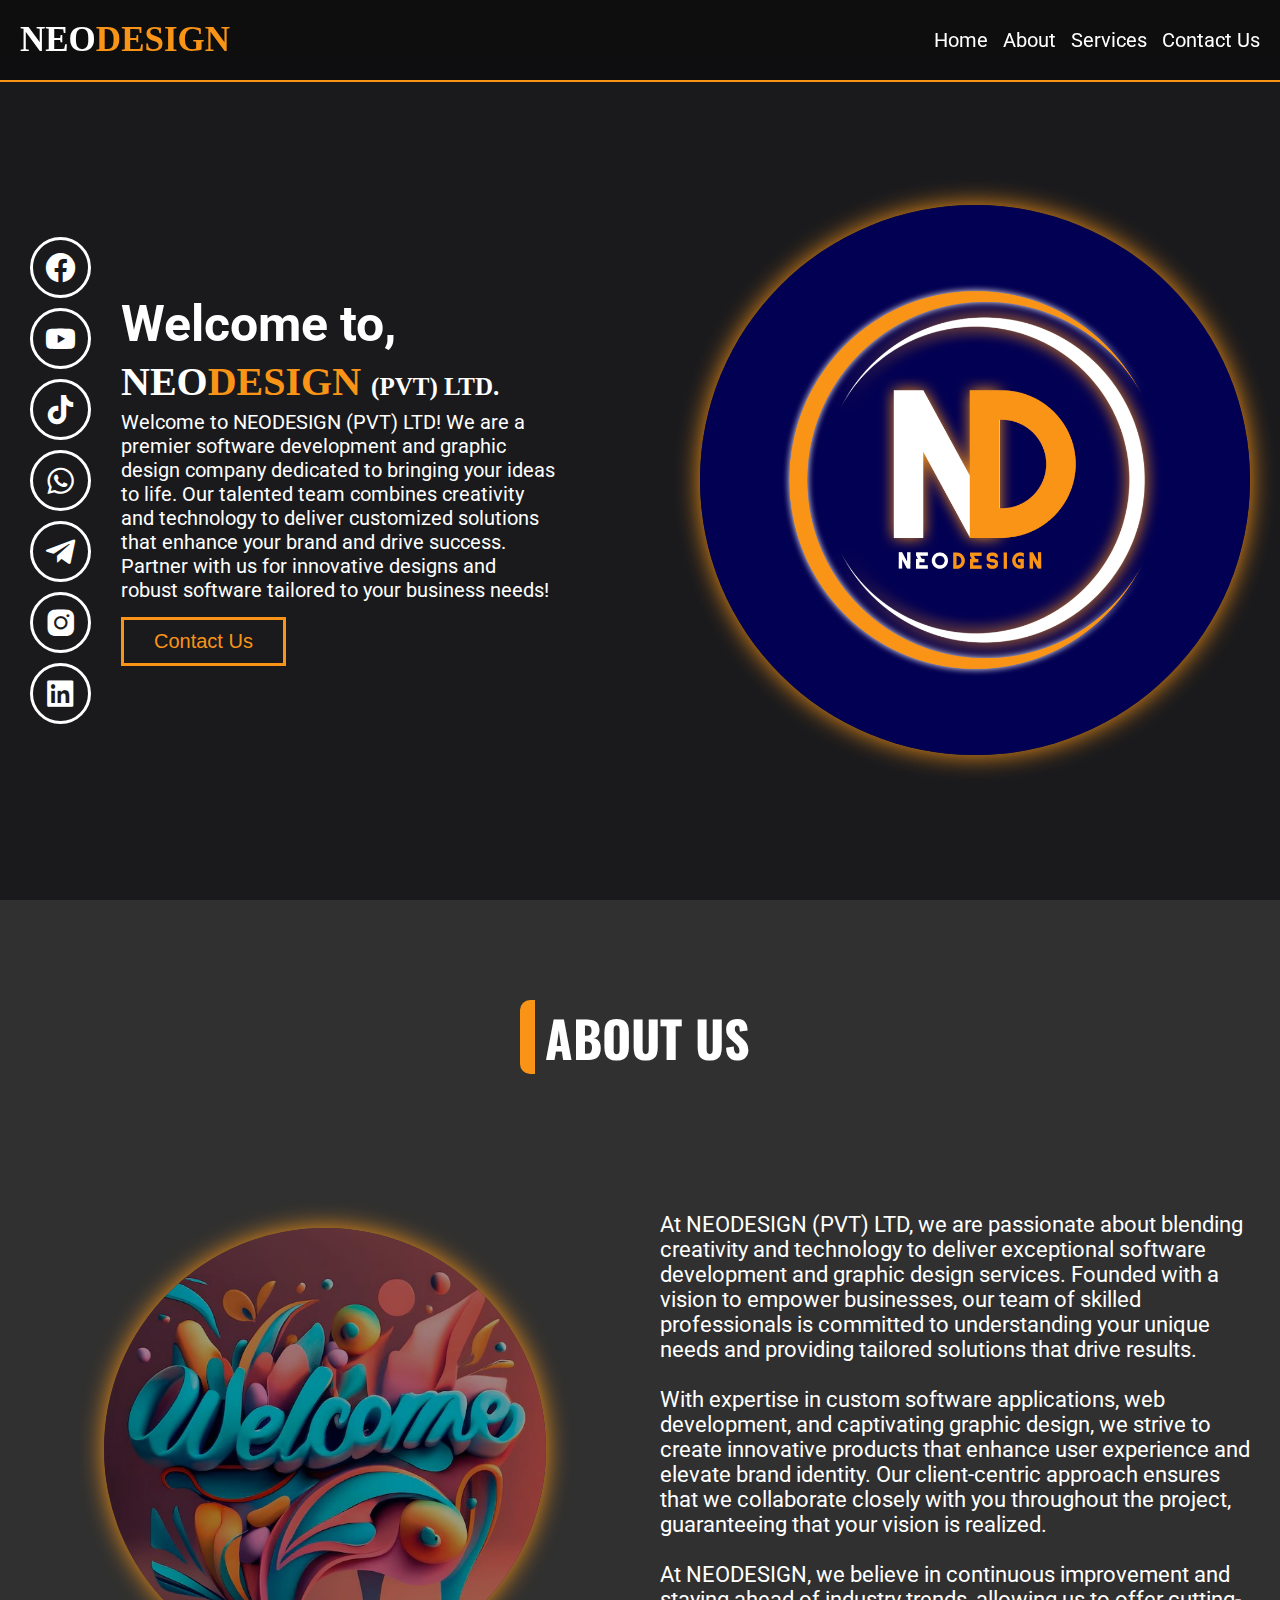
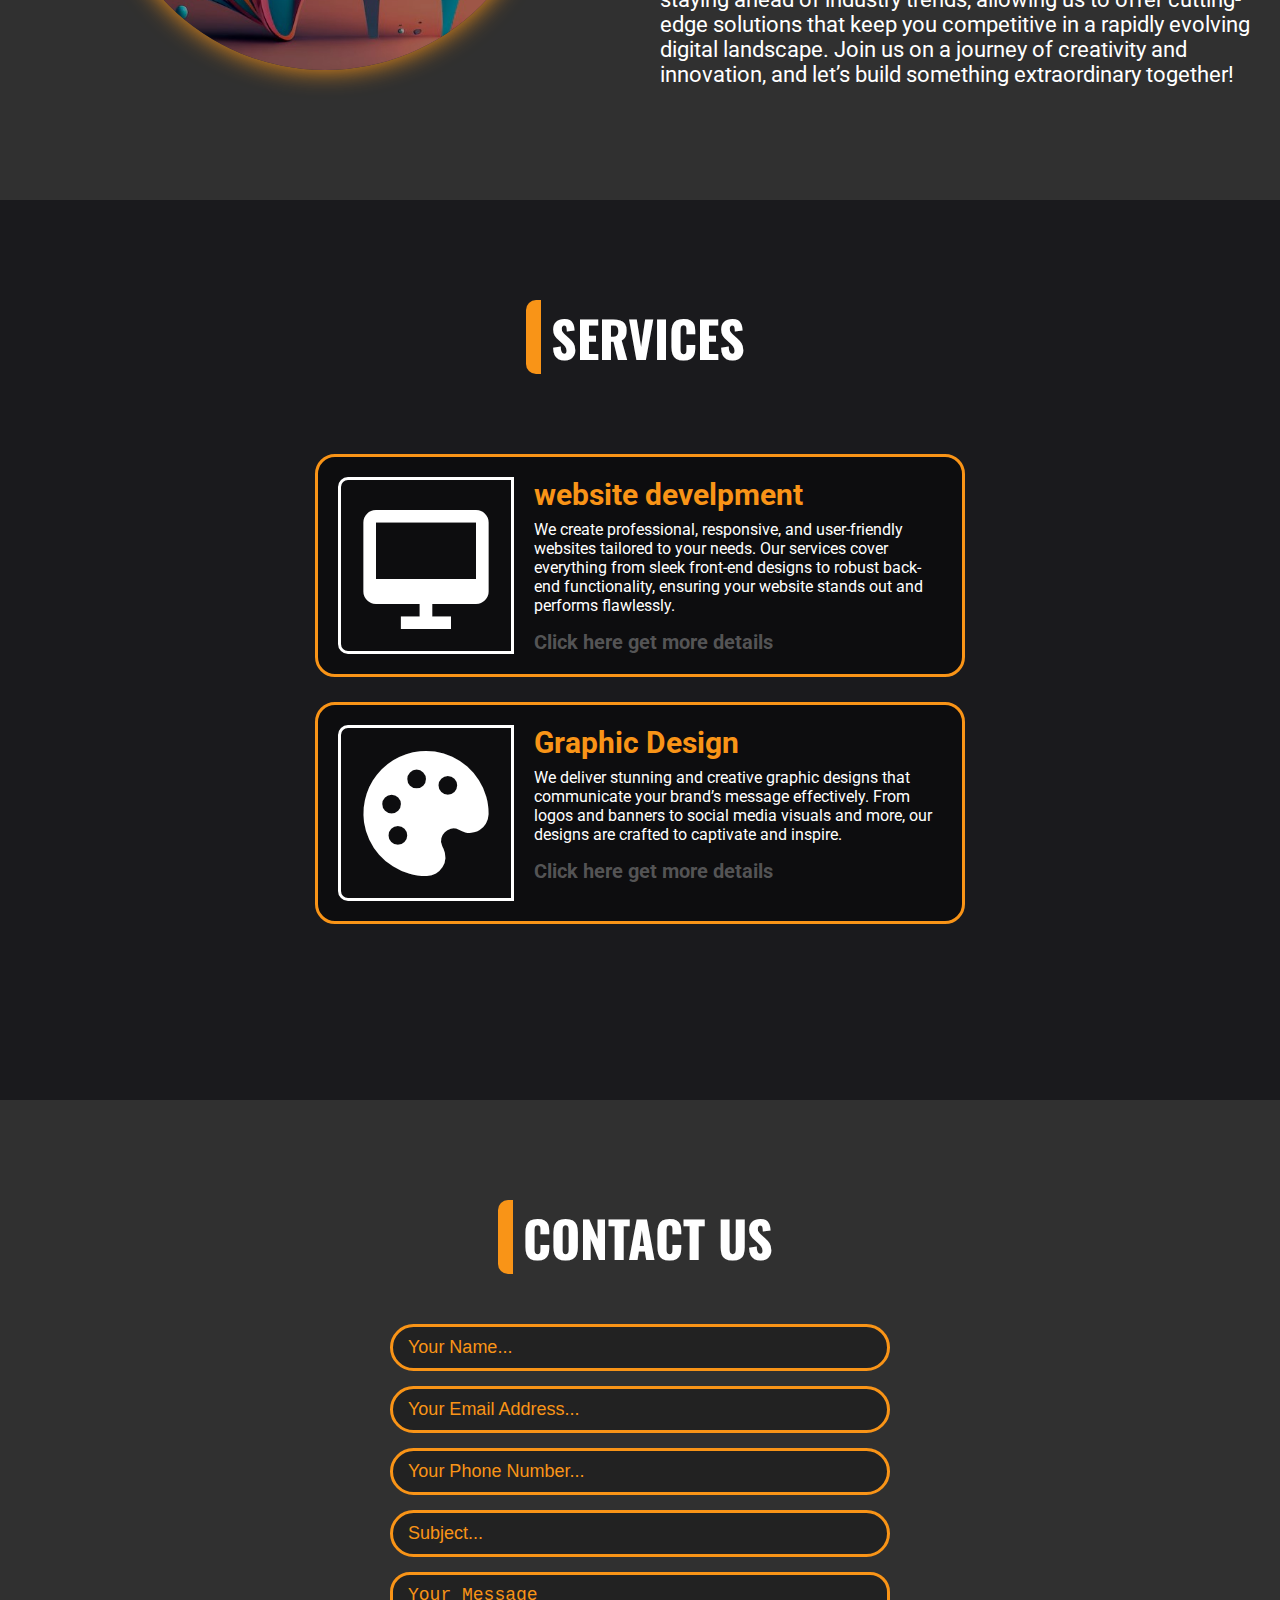
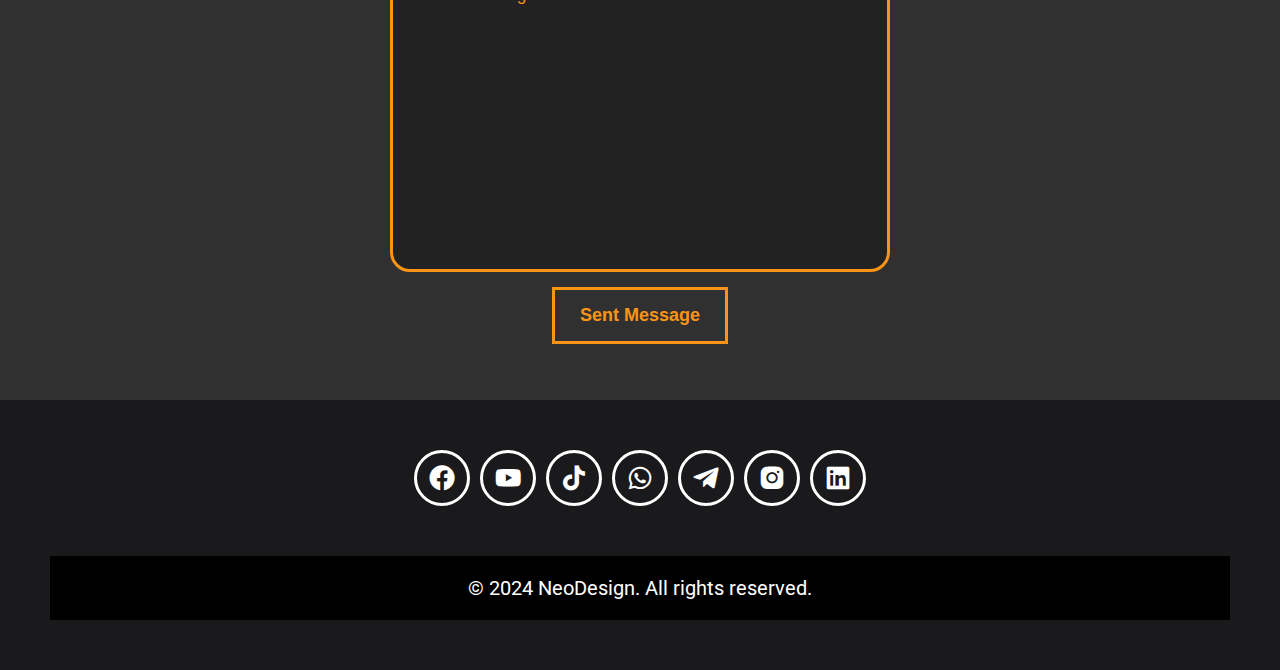
<file: index.html>
<!DOCTYPE html>
<html lang="en">

<head>
    <meta charset="UTF-8">
    <meta name="viewport" content="width=device-width, initial-scale=1.0">
    <title>NeoDesign</title>

    <link rel="stylesheet" href="style.css" />
    <link rel="shortcut icon" href="logo.png" type="image/x-icon">
    <link href='https://unpkg.com/boxicons@2.1.4/css/boxicons.min.css' rel='stylesheet'>

</head>

<body>

    <!-- header section -->

    <header>

        <a href="#" class="logo">NEO<span>DESIGN</span></a>

        <ul id="ul">

            <li><a href="#home">Home</a></li>
            <li><a href="#about">About</a></li>
            <li><a href="#services">Services</a></li>
            <li><a href="#contact">Contact Us</a></li>

        </ul>

        <i class='bx bx-menu' id="menuIcon"></i>

    </header>

    <!-- header section -->

    <!-- home section -->

    <section class="home" id="home">

        <div class="home-content">

            <div class="social-icon">

                <a href="#"><i class='bx bxl-facebook-circle'></i></a>
                <a href="#"><i class='bx bxl-youtube'></i></a>
                <a href="#"><i class='bx bxl-tiktok'></i></a>
                <a href="#"><i class='bx bxl-whatsapp'></i></a>
                <a href="#"><i class='bx bxl-telegram'></i></a>
                <a href="#"><i class='bx bxl-instagram-alt'></i></a>
                <a href="#"><i class='bx bxl-linkedin-square'></i></a>

            </div>

            <div class="home-txt">

                <h1>Welcome to,</h1>
                <h2>Neo<span>Design</span> <label>(PVT) LTD.</label></h2>
                <p>Welcome to NEODESIGN (PVT) LTD! We are a premier software development and graphic design company
                    dedicated to bringing your ideas to life. Our talented team combines creativity and technology to
                    deliver customized solutions that enhance your brand and drive success. Partner with us for
                    innovative designs and robust software tailored to your business needs!</p>

                <a href="#"><button>Contact Us</button></a>

            </div>

        </div>

        <div class="home-img">

            <img src="logo.png" />

        </div>

    </section>

    <!-- home section -->

    <!-- about section -->

    <section class="about" id="about">

        <div class="header-txt">

            <h1>about us</h1>

        </div>

        <div class="about-content">

            <div class="about-img">

                <img src="aboutimg.jpg" />

            </div>

            <div class="about-txt">

                <p>

                    At NEODESIGN (PVT) LTD, we are passionate about blending creativity and technology to deliver
                    exceptional software development and graphic design services. Founded with a vision to empower
                    businesses, our team of skilled professionals is committed to understanding your unique needs and
                    providing tailored solutions that drive results.
                    <br><br>
                    With expertise in custom software applications, web development, and captivating graphic design, we
                    strive to create innovative products that enhance user experience and elevate brand identity. Our
                    client-centric approach ensures that we collaborate closely with you throughout the project,
                    guaranteeing that your vision is realized.
                    <br><br>
                    At NEODESIGN, we believe in continuous improvement and staying ahead of industry trends, allowing us
                    to offer cutting-edge solutions that keep you competitive in a rapidly evolving digital landscape.
                    Join us on a journey of creativity and innovation, and let’s build something extraordinary together!

                </p>

            </div>

        </div>

    </section>

    <!-- about section -->

    <!-- services section -->

    <section class="services" id="services">

        <div class="header-txt">

            <h1>services</h1>

        </div>

        <div class="services-content">

            <div class="service-card" onclick="web();">

                <div class="service-icon">

                    <i class='bx bx-desktop' style='color:#ffffff'></i>

                </div>

                <div class="services-card-txt">

                    <h1>website develpment</h1>

                    <p>We create professional, responsive, and user-friendly websites tailored to your needs. Our
                        services cover everything from sleek front-end designs to robust back-end functionality,
                        ensuring your website stands out and performs flawlessly.</p>

                    <h3>Click here get more details</h3>

                </div>

            </div>

            <div class="service-card" onclick="graphic();">

                <div class="service-icon">

                    <i class='bx bxs-palette' style='color:#ffffff'></i>

                </div>

                <div class="services-card-txt">

                    <h1>Graphic Design</h1>

                    <p>We deliver stunning and creative graphic designs that communicate your brand’s message
                        effectively. From logos and banners to social media visuals and more, our designs are crafted to
                        captivate and inspire.</p>

                    <h3>Click here get more details</h3>

                </div>

            </div>

        </div>

    </section>

    <!-- services section-->

    <!-- contact section -->

    <section class="contact" id="contact">

        <div class="header-txt">

            <h1>contact us</h1>

        </div>

        <div class="contact-content">

            <input type="text" placeholder="Your Name...">
            <input type="text" placeholder="Your Email Address...">
            <input type="text" placeholder="Your Phone Number...">
            <input type="text" placeholder="Subject...">
            <textarea placeholder="Your Message"></textarea>

            <button type="submit"><span>Sent Message</span></button>

        </div>

    </section>

    <!-- contact section -->

    <!-- footer section -->

    <footer>

        <div class="footer-social">

            <a href="#"><i class='bx bxl-facebook-circle'></i></a>
            <a href="#"><i class='bx bxl-youtube'></i></a>
            <a href="#"><i class='bx bxl-tiktok'></i></a>
            <a href="#"><i class='bx bxl-whatsapp'></i></a>
            <a href="#"><i class='bx bxl-telegram'></i></a>
            <a href="#"><i class='bx bxl-instagram-alt'></i></a>
            <a href="#"><i class='bx bxl-linkedin-square'></i></a>

        </div>

        <div class="footer-bottom">

            <p>© 2024 NeoDesign. All rights reserved.</p>

        </div>

    </footer>

    <!-- footer section -->

    <script src="script.js"></script>
</body>

</html>
</file>
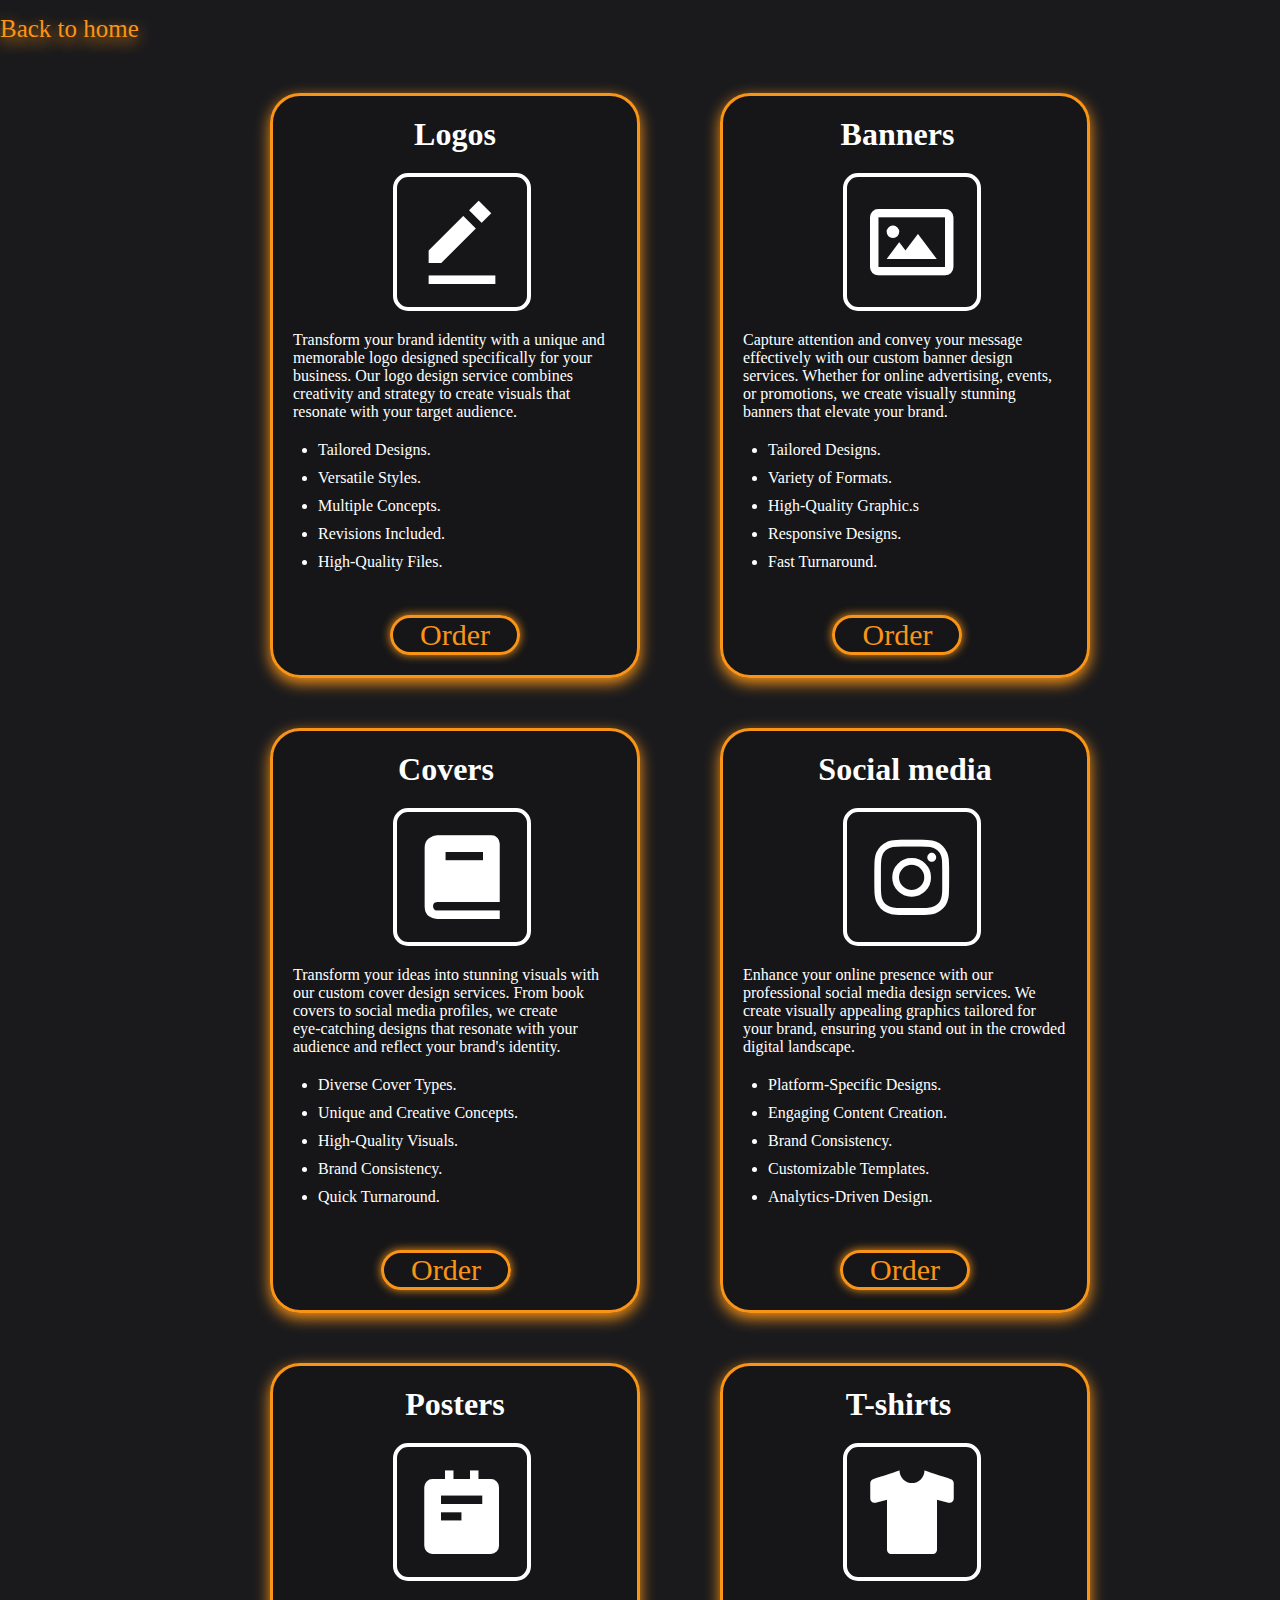
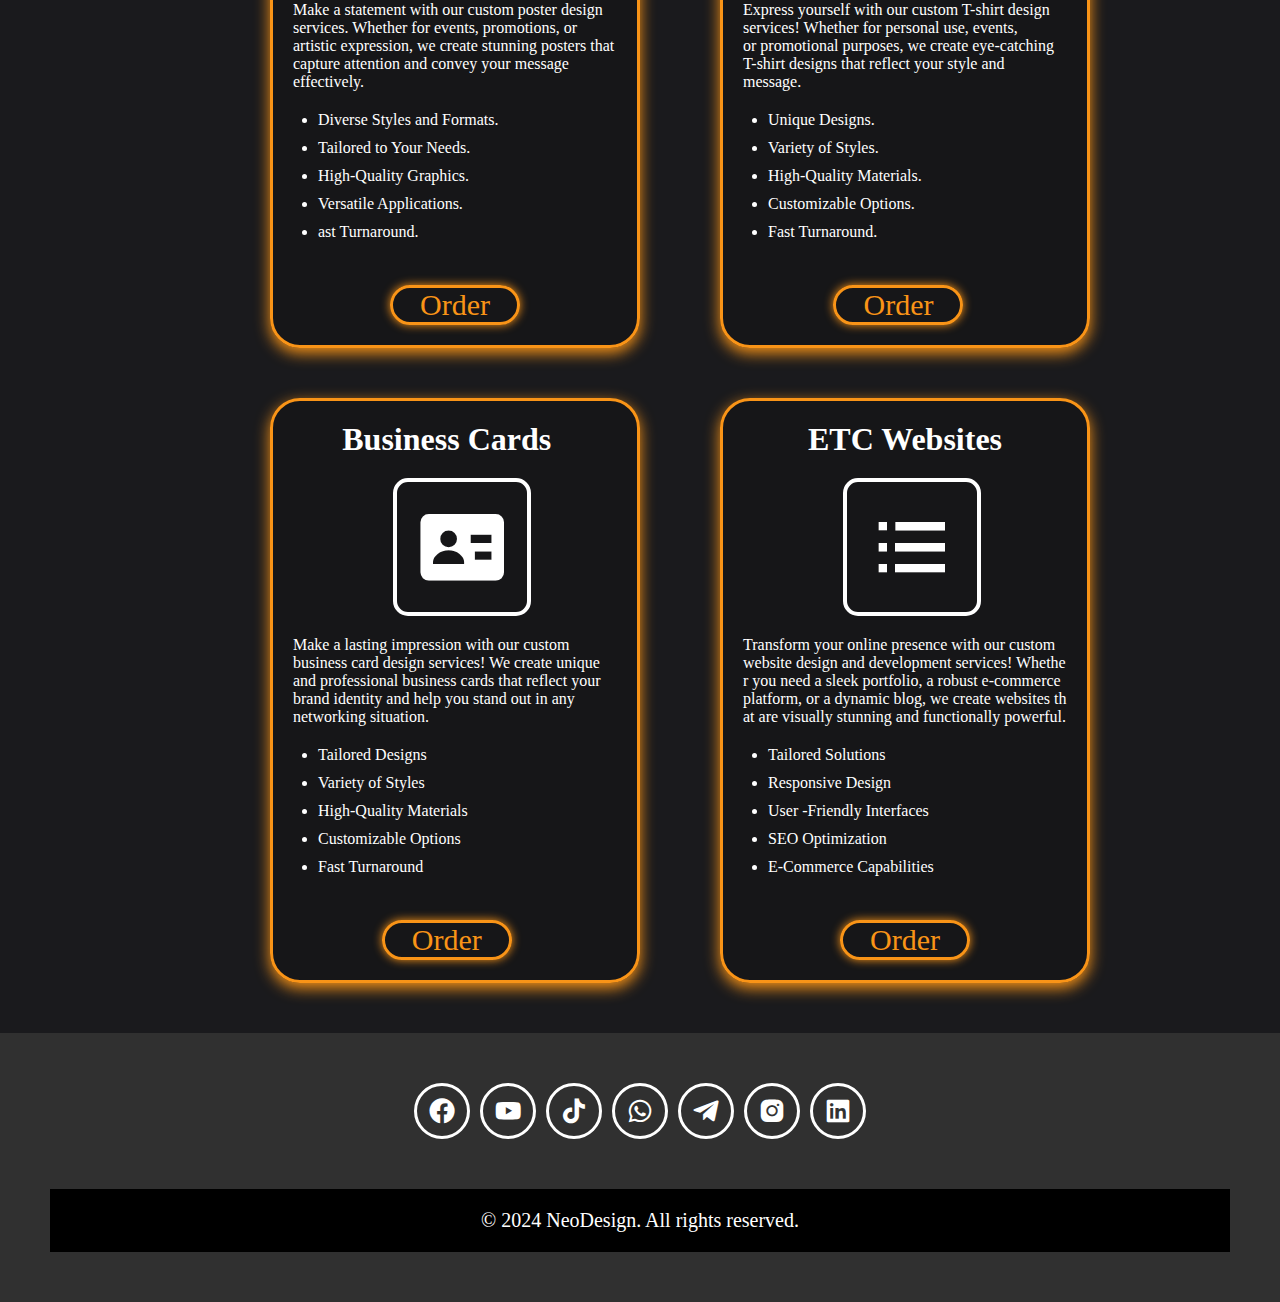
<file: graphic.html>
<!DOCTYPE html>
<html lang="en">

<head>
    <meta charset="UTF-8">
    <meta name="viewport" content="width=device-width, initial-scale=1.0">
    <title>NeoDesign | Website Development </title>
    <link rel="stylesheet" href="card.css">
    <link href='https://unpkg.com/boxicons@2.1.4/css/boxicons.min.css' rel='stylesheet'>
</head>

<body class="body">

    <div class="home">

        <div>
            <a href="index.html" class="back">Back to home</a>
        </div>

        <div class="cardbody">

            <div class="cardbox">

                <div class="card">

                    <h1 class="header">Logos</h1>

                    <i class='bx bxs-edit-alt i'></i>

                    <p class="p">Transform your brand identity with a unique and memorable logo designed specifically for your <br/> business. Our logo design service combines <br/> creativity and strategy to create visuals that <br/> resonate with your target audience.</p>
                    
                    <ul class="ol">
                     
                        <li>Tailored Designs.</li>
                        <li>Versatile Styles.</li>
                        <li>Multiple Concepts.</li>
                        <li>Revisions Included.</li>
                        <li>High-Quality Files.</li>

                    </ul>

                    <div class="bottonm">

                        <a href="https://t.me/thasithkalpana566" class="botton">Order</a>


                    </div>


                </div>

            </div>

            <div class="cardbox">

                <div class="card">

                    <h1 class="header">Banners</h1>

                    <i class='bx bx-image i'></i>

                    <p class="p">Capture attention and convey your message <br/> effectively with our custom banner design <br/> services. Whether for online advertising, events, <br/> or promotions, we create visually stunning <br/> banners that elevate your brand.</p>

                    <ul class="ol">
                        
                        <li>Tailored Designs.</li>
                        <li>Variety of Formats.</li>
                        <li>High-Quality Graphic.s</li>
                        <li>Responsive Designs.</li>
                        <li>Fast Turnaround.</li>

                    </ul>

                    <div class="bottonm">

                        <a href="https://t.me/thasithkalpana566" class="botton">Order</a>


                    </div>



                </div>

            </div>

            <div class="cardbox">

                <div class="card">

                    <h1 class="header">Covers</h1>

                    <i class='bx bxs-book i'></i>

                    <p class="p">Transform your ideas into stunning visuals with <br/> our custom cover design services. From book <br/> covers to social media profiles, we create <br/> eye-catching designs that resonate with your <br/> audience and reflect your brand's identity.</p>

                    <ul class="ol">

                        <li>Diverse Cover Types.</li>
                        <li>Unique and Creative Concepts.</li>
                        <li>High-Quality Visuals.</li>
                        <li>Brand Consistency.</li>
                        <li>Quick Turnaround.</li>

                    </ul>


                    <div class="bottonm">

                        <a href="https://t.me/thasithkalpana566" class="botton">Order</a>


                    </div>



                </div>

            </div>

            <div class="cardbox">

                <div class="card">

                    <h1 class="header">Social media</h1>

                    <i class='bx bxl-instagram i'></i>

                    <p class="p">Enhance your online presence with our <br/> professional social media design services. We <br/> create visually appealing graphics tailored for <br/> your brand, ensuring you stand out in the crowded digital landscape.</p>

                    <ul class="ol">

                        <li>Platform-Specific Designs.</li>
                        <li>Engaging Content Creation.</li>
                        <li>Brand Consistency.</li>
                        <li>Customizable Templates.</li>
                        <li>Analytics-Driven Design.</li>

                    </ul>

                    <div class="bottonm">

                        <a href="https://t.me/thasithkalpana566" class="botton">Order</a>


                    </div>



                </div>

            </div>

            <div class="cardbox">

                <div class="card">

                    <h1 class="header">Posters</h1>

                    <i class='bx bxs-notepad i'></i>

                    <p class="p">Make a statement with our custom poster design <br/> services. Whether for events, promotions, or <br/> artistic expression, we create stunning posters that capture attention and convey your message <br/> effectively.</p>

                    <ul class="ol">

                        <li>Diverse Styles and Formats.</li>
                        <li>Tailored to Your Needs.</li>
                        <li>High-Quality Graphics.</li>
                        <li>Versatile Applications.</li>
                        <li>ast Turnaround.</li>

                    </ul>


                    <div class="bottonm">

                        <a href="https://t.me/thasithkalpana566" class="botton">Order</a>


                    </div>



                </div>


            </div>

            <div class="cardbox">

                <div class="card">

                    <h1 class="header">T-shirts</h1>

                    <i class='bx bxs-t-shirt i'></i>

                    <p class="p">Express yourself with our custom T-shirt design <br/> services! Whether for personal use, events, <br/> or promotional purposes, we create eye-catching <br/> T-shirt designs that reflect your style and <br/> message.</p>

                    <ul class="ol">

                        <li>Unique Designs.</li>
                        <li>Variety of Styles.</li>
                        <li>High-Quality Materials.</li>
                        <li>Customizable Options.</li>
                        <li>Fast Turnaround.</li>

                    </ul>

                    <div class="bottonm">

                        <a href="https://t.me/thasithkalpana566" class="botton">Order</a>


                    </div>



                </div>

            </div>

            <div class="cardbox">

                <div class="card">

                    <h1 class="header">Business Cards</h1>

                    <i class='bx bxs-id-card i'></i>

                    <p class="p">Make a lasting impression with our custom <br/> business card design services! We create unique <br/> and professional business cards that reflect your <br/> brand identity and help you stand out in any <br/> networking situation.</p>

                    <ul class="ol">

                        <li>Tailored Designs</li>
                        <li>Variety of Styles</li>
                        <li>High-Quality Materials</li>
                        <li>Customizable Options</li>
                        <li>Fast Turnaround</li>

                    </ul>

                    <div class="bottonm">

                        <a href="https://t.me/thasithkalpana566" class="botton">Order</a>


                    </div>



                </div>

            </div>

            <div class="cardbox">

                <div class="card">

                    <h1 class="header">ETC Websites</h1>

                    <i class='bx bx-list-ul i'></i>

                    <p class="p">Transform your online presence with our custom website design and development services! Whether you need a sleek portfolio, a robust e-commerce platform, or a dynamic blog, we create websites that are visually stunning and functionally powerful.</p>

                    <ul class="ol">

                        <li>Tailored Solutions</li>
                        <li>Responsive Design</li>
                        <li>User -Friendly Interfaces</li>
                        <li>SEO Optimization</li>
                        <li>E-Commerce Capabilities</li>

                    </ul>

                    <div class="bottonm">

                        <a href="https://t.me/thasithkalpana566" class="botton">Order</a>


                    </div>



                </div>

            </div>

        </div>




    </div>

    <!-- footer section -->

    <footer>

        <div class="footer-social">

            <a href="#"><i class='bx bxl-facebook-circle'></i></a>
            <a href="#"><i class='bx bxl-youtube'></i></a>
            <a href="#"><i class='bx bxl-tiktok'></i></a>
            <a href="#"><i class='bx bxl-whatsapp'></i></a>
            <a href="#"><i class='bx bxl-telegram'></i></a>
            <a href="#"><i class='bx bxl-instagram-alt'></i></a>
            <a href="#"><i class='bx bxl-linkedin-square'></i></a>

        </div>

        <div class="footer-bottom">

            <p>© 2024 NeoDesign. All rights reserved.</p>

        </div>

    </footer>

    <!-- footer section -->


</body>

</html>
</file>
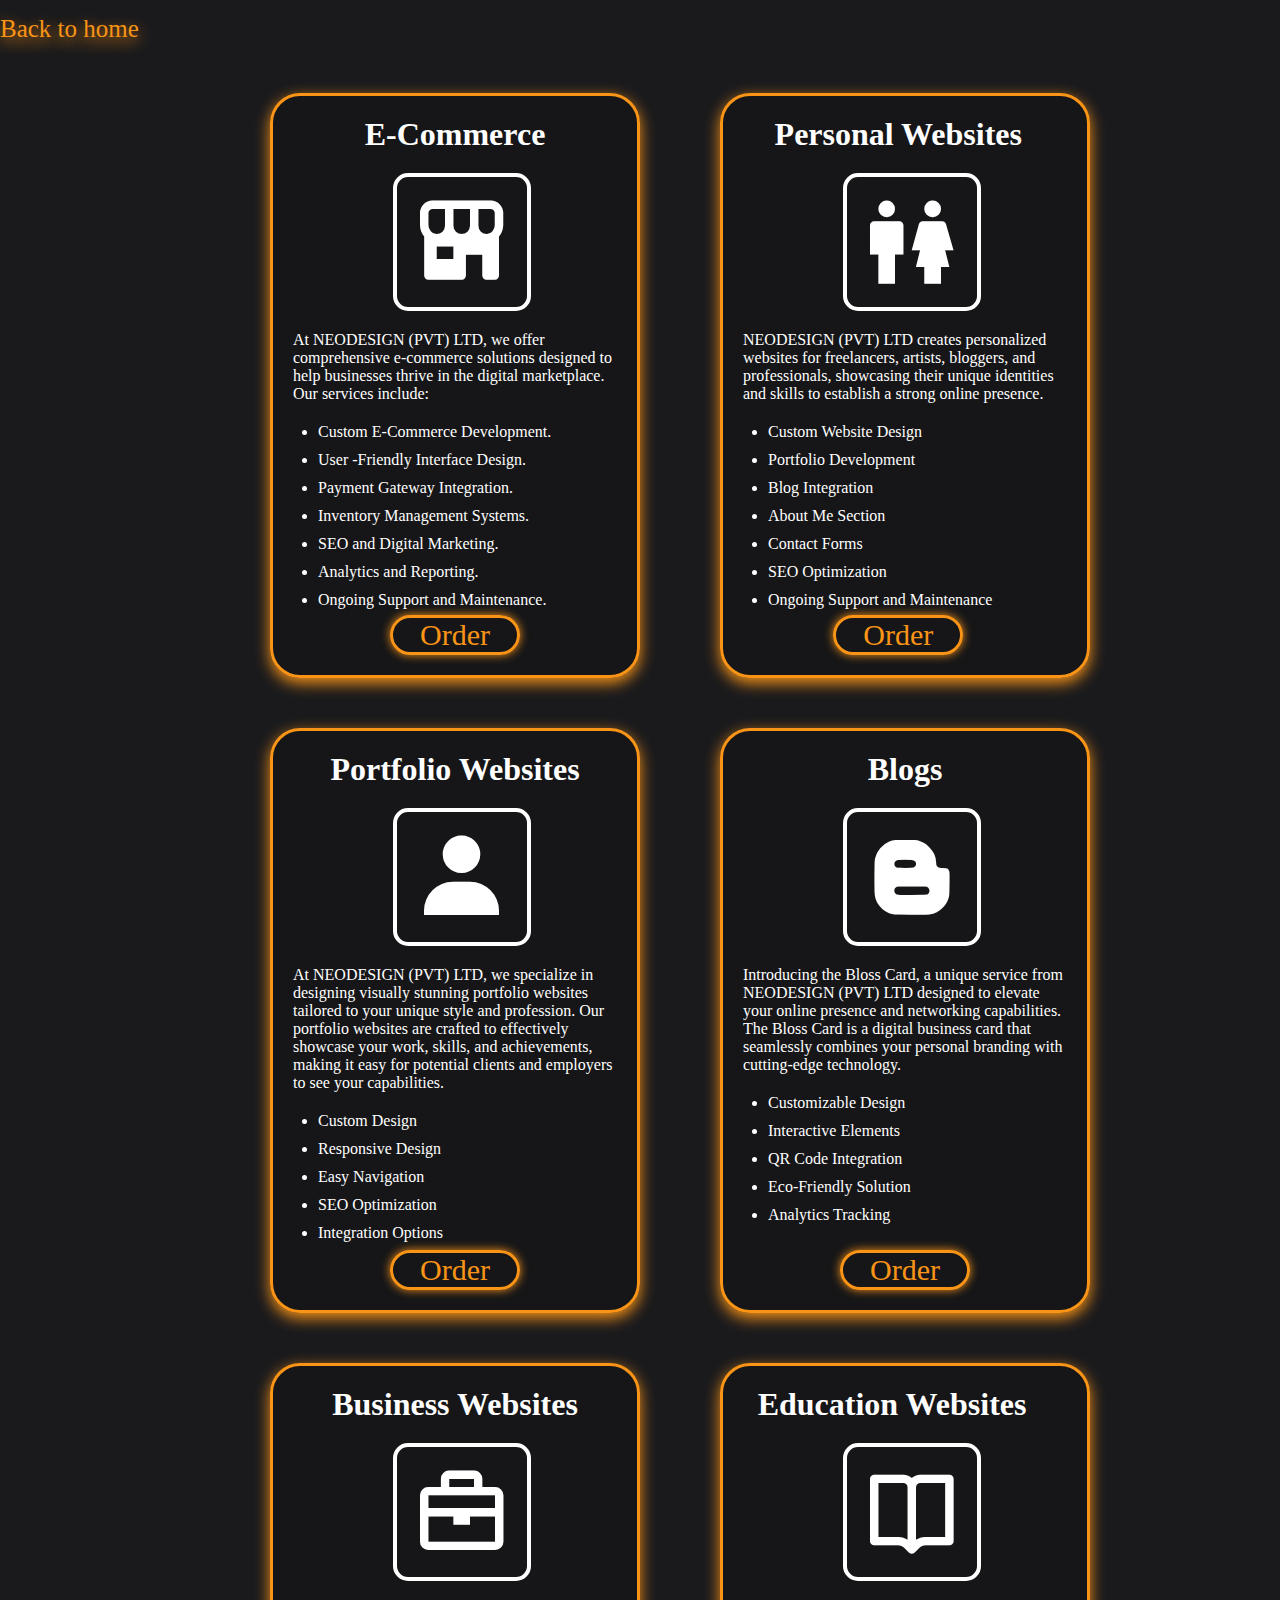
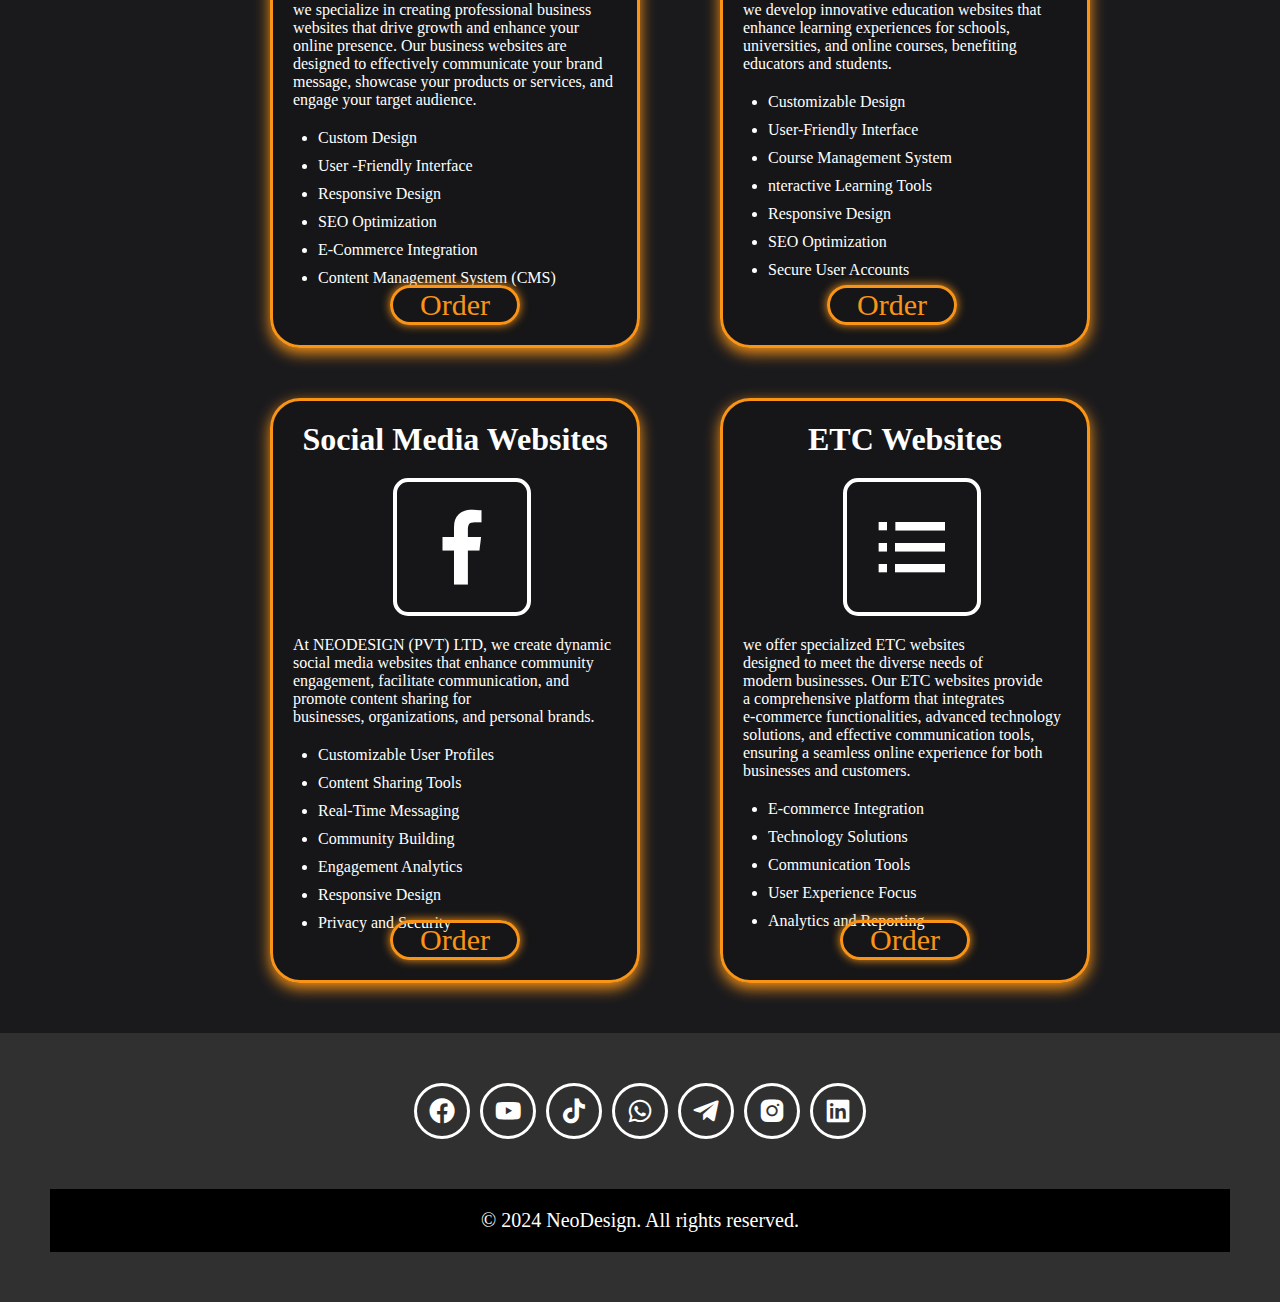
<file: web.html>
<!DOCTYPE html>
<html lang="en">

<head>
    <meta charset="UTF-8">
    <meta name="viewport" content="width=device-width, initial-scale=1.0">
    <title>NeoDesign | Website Development </title>
    <link rel="stylesheet" href="card.css">
    <link href='https://unpkg.com/boxicons@2.1.4/css/boxicons.min.css' rel='stylesheet'>
</head>

<body class="body">

    <div class="home">

        <div>
            <a href="index.html" class="back">Back to home</a>
        </div>

        <div class="cardbody">

            <div class="cardbox">

                <div class="card">

                    <h1 class="header">E-Commerce</h1>

                    <i class='bx bxs-store-alt i'></i>

                    <p class="p">At NEODESIGN (PVT) LTD, we offer <br/> comprehensive e-commerce solutions designed to help businesses thrive in the digital marketplace. Our services include:</p>
                    
                    <ul class="ol">
                        <li>Custom E-Commerce Development.</li>
                        <li>User -Friendly Interface Design.</li>
                        <li>Payment Gateway Integration.</li>
                        <li>Inventory Management Systems.</li>
                        <li>SEO and Digital Marketing.</li>
                        <li>Analytics and Reporting.</li>
                        <li>Ongoing Support and Maintenance.</li>
                    </ul>

                    <div class="bottonm">

                        <a href="https://t.me/thasithkalpana566" class="botton">Order</a>


                    </div>


                </div>

            </div>

            <div class="cardbox">

                <div class="card">

                    <h1 class="header">Personal Websites</h1>

                    <i class='bx bx-male-female i'></i>

                    <p class="p">NEODESIGN (PVT) LTD creates personalized <br/> websites for freelancers, artists, bloggers, and <br/> professionals, showcasing their unique identities <br/> and skills to establish a strong online presence.</p>

                    <ul class="ol">
                        <li>Custom Website Design</li>
                        <li>Portfolio Development</li>
                        <li>Blog Integration</li>
                        <li>About Me Section</li>
                        <li>Contact Forms</li>
                        <li>SEO Optimization</li>
                        <li>Ongoing Support and Maintenance</li>
                    </ul>

                    <div class="bottonm">

                        <a href="https://t.me/thasithkalpana566" class="botton">Order</a>


                    </div>



                </div>

            </div>

            <div class="cardbox">

                <div class="card">

                    <h1 class="header">Portfolio Websites</h1>

                    <i class='bx bxs-user i'></i>

                    <p class="p">At NEODESIGN (PVT) LTD, we specialize in <br/> designing visually stunning portfolio websites <br/> tailored to your unique style and profession. Our <br> portfolio websites are crafted to effectively <br/> showcase your work, skills, and achievements,<br/> making it easy for potential clients and employers to see your capabilities.</p>

                    <ul class="ol">

                        <li>Custom Design</li>
                        <li>Responsive Design</li>
                        <li>Easy Navigation</li>
                        <li>SEO Optimization</li>
                        <li>Integration Options</li>

                    </ul>


                    <div class="bottonm">

                        <a href="https://t.me/thasithkalpana566" class="botton">Order</a>


                    </div>



                </div>

            </div>

            <div class="cardbox">

                <div class="card">

                    <h1 class="header">Blogs</h1>

                    <i class='bx bxl-blogger i'></i>

                    <p class="p">Introducing the Bloss Card, a unique service from NEODESIGN (PVT) LTD designed to elevate <br/> your online presence and networking capabilities. The Bloss Card is a digital business card that <br/> seamlessly combines your personal branding with cutting-edge technology.</p>

                    <ul class="ol">

                        <li>Customizable Design</li>
                        <li>Interactive Elements</li>
                        <li>QR Code Integration</li>
                        <li>Eco-Friendly Solution</li>
                        <li>Analytics Tracking</li>

                    </ul>

                    <div class="bottonm">

                        <a href="https://t.me/thasithkalpana566" class="botton">Order</a>


                    </div>



                </div>

            </div>

            <div class="cardbox">

                <div class="card">

                    <h1 class="header">Business Websites</h1>

                    <i class='bx bx-briefcase i'></i>

                    <p class="p">we specialize in creating professional business <br/> websites that drive growth and enhance your <br/> online presence. Our business websites are <br/> designed to effectively communicate your brand message, showcase your products or services, and engage your target audience.</p>

                    <ul class="ol">

                        <li>Custom Design</li>
                        <li>User -Friendly Interface</li>
                        <li>Responsive Design</li>
                        <li>SEO Optimization</li>
                        <li>E-Commerce Integration</li>
                        <li>Content Management System (CMS)</li>

                    </ul>

                    <div class="bottonm">

                        <a href="https://t.me/thasithkalpana566" class="botton">Order</a>


                    </div>



                </div>

            </div>

            <div class="cardbox">

                <div class="card">

                    <h1 class="header">Education Websites</h1>

                    <i class='bx bx-book-open i'></i>

                    <p class="p">we develop innovative education websites that <br/> enhance learning experiences for schools,<br/> universities, and online courses, benefiting <br/> educators and students.</p>

                    <ul class="ol">

                        <li>Customizable Design</li>
                        <li>User-Friendly Interface</li>
                        <li>Course Management System</li>
                        <li>nteractive Learning Tools</li>
                        <li>Responsive Design</li>
                        <li>SEO Optimization</li>
                        <li>Secure User Accounts</li>

                    </ul>

                    <div class="bottonm">

                        <a href="https://t.me/thasithkalpana566" class="botton">Order</a>


                    </div>



                </div>

            </div>

            <div class="cardbox">

                <div class="card">

                    <h1 class="header">Social Media Websites</h1>

                    <i class='bx bxl-facebook i'></i>

                    <p class="p">At NEODESIGN (PVT) LTD, we create dynamic social media websites that enhance community <br/> engagement, facilitate communication, and <br/> promote content sharing for <br/> businesses, organizations, and personal brands.</p>

                    <ul class="ol">

                        <li>Customizable User Profiles</li>
                        <li>Content Sharing Tools</li>
                        <li>Real-Time Messaging</li>
                        <li>Community Building</li>
                        <li>Engagement Analytics</li>
                        <li>Responsive Design</li>
                        <li>Privacy and Security</li>

                    </ul>

                    <div class="bottonm">

                        <a href="https://t.me/thasithkalpana566" class="botton">Order</a>


                    </div>



                </div>

            </div>

            <div class="cardbox">

                <div class="card">

                    <h1 class="header">ETC Websites</h1>

                    <i class='bx bx-list-ul i'></i>

                    <p class="p">we offer specialized ETC websites <br/> designed to meet the diverse needs of <br/> modern businesses. Our ETC websites provide <br/> a comprehensive platform that integrates <br/> e-commerce functionalities, advanced technology solutions, and effective communication tools, <br/> ensuring a seamless online experience for both <br/> businesses and customers.</p>

                    <ul class="ol">

                        <li>E-commerce Integration</li>
                        <li>Technology Solutions</li>
                        <li>Communication Tools</li>
                        <li>User Experience Focus</li>
                        <li>Analytics and Reporting</li>

                    </ul>

                    <div class="bottonm">

                        <a href="https://t.me/thasithkalpana566" class="botton">Order</a>


                    </div>



                </div>

            </div>

        </div>




    </div>

    <!-- footer section -->

    <footer>

        <div class="footer-social">

            <a href="#"><i class='bx bxl-facebook-circle'></i></a>
            <a href="#"><i class='bx bxl-youtube'></i></a>
            <a href="#"><i class='bx bxl-tiktok'></i></a>
            <a href="#"><i class='bx bxl-whatsapp'></i></a>
            <a href="#"><i class='bx bxl-telegram'></i></a>
            <a href="#"><i class='bx bxl-instagram-alt'></i></a>
            <a href="#"><i class='bx bxl-linkedin-square'></i></a>

        </div>

        <div class="footer-bottom">

            <p>© 2024 NeoDesign. All rights reserved.</p>

        </div>

    </footer>

    <!-- footer section -->


</body>

</html>
</file>
<file: style.css>
@import url('https://fonts.googleapis.com/css2?family=Geist+Mono:wght@100..900&family=Host+Grotesk:ital,wght@0,300..800;1,300..800&family=JetBrains+Mono:ital,wght@0,100..800;1,100..800&family=Newsreader:ital,opsz,wght@0,6..72,200..800;1,6..72,200..800&family=Parkinsans:wght@300..800&family=Poppins:ital,wght@0,100;0,200;0,300;0,400;0,500;0,600;0,700;0,800;0,900;1,100;1,200;1,300;1,400;1,500;1,600;1,700;1,800;1,900&family=Roboto:ital,wght@0,100;0,300;0,400;0,500;0,700;0,900;1,100;1,300;1,400;1,500;1,700;1,900&display=swap');
@import url('https://fonts.googleapis.com/css2?family=Geist+Mono:wght@100..900&family=Host+Grotesk:ital,wght@0,300..800;1,300..800&family=JetBrains+Mono:ital,wght@0,100..800;1,100..800&family=Newsreader:ital,opsz,wght@0,6..72,200..800;1,6..72,200..800&family=Oswald:wght@200..700&family=Parkinsans:wght@300..800&family=Poppins:ital,wght@0,100;0,200;0,300;0,400;0,500;0,600;0,700;0,800;0,900;1,100;1,200;1,300;1,400;1,500;1,600;1,700;1,800;1,900&family=Roboto:ital,wght@0,100;0,300;0,400;0,500;0,700;0,900;1,100;1,300;1,400;1,500;1,700;1,900&display=swap');

*{

    padding: 0;
    margin: 0;
    box-sizing: border-box;
    scroll-behavior: smooth;

}

body{

    background-color: #1A1A1D;

}

/* header section */

header{

    padding: 20px;
    position: fixed;
    width: 100%;
    z-index: 100;
    display: flex;
    justify-content: space-between;
    border-bottom: 2px solid #F99417;
    background-color: rgba(0, 0, 0, 0.454);
    backdrop-filter: blur(10px);
    align-items: center;

}

.logo{

    font-size: 35px;
    text-decoration: none;
    font-weight: bold;
    color: white;
    transition: all 0.5s ease-in-out;

}

.logo:hover{

    transform: scale(1.07)translateX(-5px);

}

.logo span{

    color: #F99417;

}

header ul{

    list-style: none;
    display: flex;
    gap: 15px;
    font-size: 20px;

}

header ul li a{

    color: white;
    text-decoration: none;
    font-family: "Roboto", serif;
    transition: all 0.5s linear;

}

header ul li a:hover{

    color: #F99417;
    text-shadow: 0 0 10px #F99417;

}

#menuIcon{

    font-size: 40px;
    color: #F99417;
    transition: all 1s ease-in;
    display: none;

}

/* header section */

/* home section */

.home{

    width: 100%;
    height: 100vh;
    display: flex;
    align-items: center;
    padding: 30px;
    justify-content: space-between;
    align-items: center;

}

.home-content{

    display: flex;
    height: 100%;
    align-items: center;
    justify-content: center;
    gap: 30px;
    width: 100%;

}

.social-icon{

    display: flex;
    flex-direction: column;
    gap: 10px;

}

.social-icon a i{

    font-size: 35px;
    color: white;
    border: 3px solid white;
    padding: 10px;
    border-radius: 50%;
    transition: all 0.5s ease-in-out;

}

.social-icon a i:hover{

    transform: translateX(-10px);
    color: #F99417;
    border: 3px solid #F99417;
    box-shadow: 0 0 15px #F99417;

}

.home-txt h1{

    font-size: 50px;
    font-family: "Roboto", serif;
    color: white;

}

.home-txt h2{

    margin-top: 5px;
    font-size: 40px;
    text-transform: uppercase;
    color: white;

}

.home-txt h2 span{

    color: #F99417;

}

.home-txt h2 label{

    font-size: 25px;

}

.home-txt p{

    font-family: "Roboto", serif;
    margin-top: 5px;
    color: white;
    font-size: 20px;
    width: 75%;

}

.home-txt button{
    
    margin-top: 15px;
    padding: 10px 30px;
    font-size: 20px;
    background: none;
    border: 3px solid #F99417;
    color: #F99417;
    position: relative;
    overflow: hidden;
    cursor: pointer;
    transition: all 0.2s ease-in-out;

}

.home-txt button::before{

    position: absolute;
    content: '';
    width: 100%;
    height: 100%;
    top: 0;
    background-color: #F99417;
    left: -100%;
    z-index: -1;
    transition: all 0.8s ease-in-out;

}

.home-txt button:hover::before{

    left: 0;

}

.home-txt button:hover{

    box-shadow: 0 0 20px #F99417;
    color: aliceblue;

}

.home-img{

    display: flex;
    justify-content: center;
    align-items: center;

}

.home-img img{

    width: 100%;
    border-radius: 50%;
    box-shadow: 0 0 25px #F99417;
    animation: changeclr 1s infinite ease-in-out;

}

@keyframes changeclr{

    0%{

        box-shadow: 0 0 25px #F99417;

    }

    50%{

        box-shadow: 0 0 25px #f993177b;

    }

    100%{

        box-shadow: 0 0 25px #F99417;

    }

}

/* home section */

::-webkit-scrollbar{

    width: 10px;

}

::-webkit-scrollbar-thumb{

    background-color: #F99417;

}

/* about section */

.about{

    width: 100%;
    height: 100vh;
    background-color: #303030;
    padding: 100px 30px;

}

.header-txt{

    display: flex;
    justify-content: center;
    align-items: center;

}

.header-txt h1{

    font-size: 50px;
    border-left: 15px solid #F99417;
    padding: 0 10px;
    border-bottom-left-radius: 10px;
    border-top-left-radius: 10px;
    color: white;
    text-transform: uppercase;
    font-family: "Oswald", sans-serif;

}

.about-content{

    margin-top: 25px;
    display: flex;
    justify-content: center;
    align-items: center;
    gap: 40px;
    height: 100%;

}

.about-img{

    display: flex;
    justify-content: center;
    align-items: center;
    width: 100%;

}

.about-img img{

    width: 75%;
    border-radius: 50%;
    box-shadow: 0 0 25px #F99417;
    animation: changeclr 1s infinite ease-in-out;

}

.about-txt{

    width: 100%;

}

.about-txt p{

    font-size: 25px;
    width: 90%;
    font-family: "Roboto", serif;
    color: white;

}

/* about section */

/* services section */

.services{

    width: 100%;
    height: 100vh;
    padding: 100px 30px;

}

.services-content{

    margin-top: 80px;
    width: 100%;
    display: flex;
    flex-direction: column;
    align-items: center;
    justify-content: center;
    gap: 25px;

}

.service-card{

    border: 3px solid #F99417;
    width: 650px;
    display: flex;
    padding: 20px;
    gap: 20px;
    background-color: rgba(0, 0, 0, 0.47);
    border-radius: 20px;
    cursor: pointer;
    transition: all 0.5s ease-in-out;
}


.service-card:hover{

    transform: scale(1.08)translateY(-10px);
    box-shadow: 0 0 15px #F99417;

}

.service-icon{

    display: flex;
    align-items: center;
    justify-content: center;
    border: 3px solid white;
    padding: 10px;
    border-bottom-left-radius: 10px;
    border-top-left-radius: 10px;

}

.service-icon i{

    font-size: 150px;

}

.services-card-txt h1{

    color: #F99417;
    font-size: 30px;
    font-family: "Roboto", serif;


}

.services-card-txt p{

    font-family: "Roboto", serif;
    color: white;
    margin-top: 8px;

}

.services-card-txt h3{

    margin-top: 15px;
    color: rgba(127, 127, 127, 0.622);
    font-family: "Roboto", serif;
    font-size: 20px;

}

/* services section */

/* contact section */

.contact{

    width: 100%;
    height: 100vh;
    background-color: #303030;
    padding: 100px 30px;

}

.contact-content{

    margin-top: 100px;
    display: flex;
    justify-content: center;
    align-items: center;
    flex-direction: column;
    gap: 15px;

}

.contact-content input{

    width: 500px;
    padding: 10px 15px;
    border: 3px solid #F99417;
    background: rgba(0, 0, 0, 0.275);
    border-radius: 50px;
    font-size: 18px;
    color: white;
    outline: none;

}

.contact-content textarea{

    width: 500px;
    height: 300px;
    border: 3px solid #F99417;
    padding: 10px 15px;
    font-size: 18px;
    border-radius: 20px;
    background: rgba(0, 0, 0, 0.275);
    color: white;
    outline: none;
    resize: none;

}

.contact-content button{

    padding: 15px 25px;
    font-size: 18px;
    background: none;
    border: 3px solid #F99417;
    color: #F99417;
    font-weight: bold;
    position: relative;
    z-index: 1;
    overflow: hidden;
    cursor: pointer;
    transition: all 0.5s ease-in-out;

}

.contact-content button:hover{

    color: white;
    box-shadow: 0 0 10px #F99417;
    transform: scale(1.06);

}

.contact-content button::before{

    content: '';
    position: absolute;
    width: 100%;
    height: 100%;
    background-color: #F99417;
    top: 0;
    left: -100%;
    z-index: -1;
    transition: all 0.8s ease-in-out;

}

.contact-content button:hover::before{

    left: 0;

}

::placeholder{

    color: #F99417;

}

input:-webkit-autofill,
input:-webkit-autofill:hover, 
input:-webkit-autofill:focus, 
input:-webkit-autofill:active  {
  color : black !important;
  -webkit-text-fill-color: white !important;
  -webkit-box-shadow: 0 0 0 1000px rgba(0, 0, 0, 0.275) inset !important;
  -webkit-background-clip: text !important;
  background-clip: text !important;
}

/* contact section */

/* footer section */

footer{

    padding: 50px;
    text-align: center;

}

.footer-social{

    display: flex;
    justify-content: center;
    align-items: center;
    gap: 10px;

}

.footer-social a i{

    font-size: 30px;
    color: white;
    border: 3px solid white;
    padding: 10px;
    border-radius: 50%;
    transition: all 0.5s ease-in-out;

}

.footer-social a i:hover{

    color: #F99417;
    transform: scale(1.05)translateY(-10px);
    box-shadow: 0 0 15px #F99417;
    border: 3px solid #F99417;

}

.footer-bottom p{

    margin-top: 50px;
    background-color: black;
    padding: 20px ;
    color: white;
    font-size: 20px;
    font-family: "Roboto", serif;

}

/* footer section */

@media(max-width:1450px){

    .home-content{

        margin-top: 60px;

    }

    .home-img{

        margin-top: 60px;

    }

    .about-txt p{

        width: 100%;
        font-size: 22px;

    }

    .contact-content{

        position: relative;
        bottom: 50px;
    }

}

@media(max-width:1000px){

    .home{

        flex-direction: column;
        height: auto;
        gap: 50px;
        padding: 150px 30px;

    }

    .home-img{

        width: 100%;

    }

    .home-img img{

        width: 50%;

    }

    .home-content{

        flex-direction: column-reverse;
        justify-content: center;
        align-items: center;
    }

    .social-icon{

        flex-direction: row;

    }

    .home-txt{

        display: flex;
        flex-direction: column;
        justify-content: center;
        align-items: center;

    }

    .about-txt p{

        font-size: 18px;

    }

}

@media(max-width: 600px){

    header ul{

        position: fixed;
        flex-direction: column;
        top: 85px;
        right: -100%;
        background-color: rgba(0, 0, 0, 0.469);
        padding: 30px;
        text-align: center;
        border-left: 3px solid #F99417;
        border-bottom: 3px solid #F99417;
        border-bottom-left-radius: 10px;
        z-index: 100;
        transition: all 1s ease-in-out;

    }

    #menuIcon{

        display: block;

    }

    header ul.active{

        right: 0;

    }

    .home-img{

        width: 100%;

    }

    .home-img img{

        width: 100%;

    }

    .social-icon a i{

        font-size: 20px;

    }

    .about{

        height: auto;

    }

    .about-content{

        flex-direction: column;

    }

    .services{

        height: auto;

    }



    .service-card{

        width: 100%;
        flex-direction: column;

    }

    .contact{

        height: auto;

    }

    .contact-content{

        width: 100%;
        padding: 0 20px;

    }

    .contact-content input{

        width: 100%;

    }

    .contact-content textarea{

        width: 100%;

    }

}

@media(max-width:460px){

    .social-icon a i{

        font-size: 15px;

    }

    .footer-social a i {

        font-size: 15px;

    }

}
</file>
<file: card.css>
*{
    padding: 0;
    margin: 0;
    box-sizing: border-box;
}

.body{

    background-color: #1A1A1D;

}

.back{

    display: flex;
    font-size: 25px;
    color: #f99417;
    margin-top: 15px;
    text-decoration: none;
    text-shadow: 0 5px 15px #f99417 ; 

}

.home{

    margin-bottom: 50px;

}

.cardbox{

    display: flex;
    color: white;
    margin-top: 50px;
    margin-left: 80px;
    background-color: #00000025;
    width: 370px;
    height: 65vh;
    word-break: break-all;
    border-radius: 30px;
    padding: 20px;
    border: 3px solid #f99417;
    position: relative;
    box-shadow:0 5px 15px  #f99417;
    transition: all 0.3s ease-in;


}

.cardbox:hover{

    transform: scale(1.05);
    box-shadow:0 10px 20px  #f99417;
    


}

.cardbody{

    display: flex;
    justify-content: center;
    align-items: center;
    flex-wrap: wrap;

}

.header{

    display: flex;
    justify-content: center;

}

.p{

    display: flex;
    margin-top: 20px;

}

.botton{

    display: flex;
    position: relative;
    bottom: 20px;
    font-size: 30px;
    color: #f99417;
    position: absolute;
    text-decoration: none;
    border: 3px solid #f99417;
    border-radius: 30px;
    width: 130px;
    align-items: center;
    justify-content: center;
    box-shadow:0 0 10px  #f99417;
    transition: all 0.3s ease-in;


}

.botton:hover{

    transform: scale(1.05);
    box-shadow:0 0 20px  #f99417;
    


}


.bottonm{

    display: flex;
    align-items: center;
    justify-content: center;

}

.ol{

    display: flex;
    flex-direction: column;
    gap: 10px;
    margin-top: 20px;
    margin-left: 25px;

}

.i{

    display: flex;
    font-size: 100px;
    margin-top: 20px;
    margin-left: 100px;
    border: 4px solid white;
    padding: 15px;
    border-radius: 15px;

}

::-webkit-scrollbar{

    width: 10px;

}

::-webkit-scrollbar-thumb{

    background-color: #F99417;

}

/* footer section */

footer{

    padding: 50px;
    text-align: center;
    background-color: #303030;

}

.footer-social{

    display: flex;
    justify-content: center;
    align-items: center;
    gap: 10px;

}

.footer-social a i{

    font-size: 30px;
    color: white;
    border: 3px solid white;
    padding: 10px;
    border-radius: 50%;
    transition: all 0.5s ease-in-out;

}

.footer-social a i:hover{

    color: #F99417;
    transform: scale(1.05)translateY(-10px);
    box-shadow: 0 0 15px #F99417;
    border: 3px solid #F99417;

}

.footer-bottom p{

    margin-top: 50px;
    background-color: black;
    padding: 20px ;
    color: white;
    font-size: 20px;
    font-family: "Roboto", serif;

}

/* footer section */


@media(max-width:460px){

    .footer-social a i {

        font-size: 15px;

    }

}
</file>
